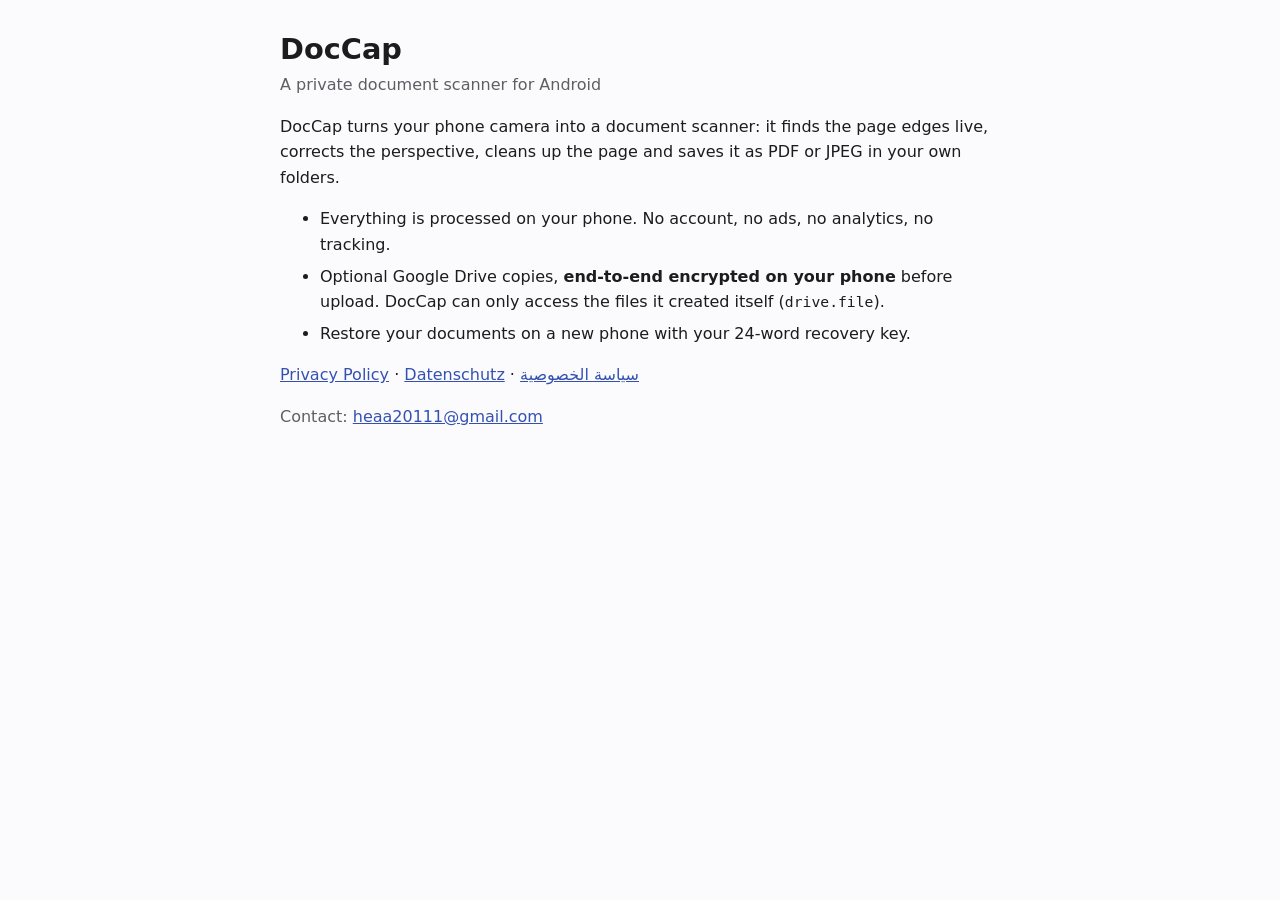
<file: index.html>
<!doctype html>
<html lang="en">
<head>
<meta charset="utf-8">
<meta name="viewport" content="width=device-width, initial-scale=1">
<title>DocCap Document Scanner</title>
<link rel="stylesheet" href="style.css">
</head>
<body>
<main>
<h1>DocCap</h1>
<p class="meta">A private document scanner for Android</p>

<p>DocCap turns your phone camera into a document scanner: it finds the page edges live, corrects the perspective,
cleans up the page and saves it as PDF or JPEG in your own folders.</p>

<ul>
<li>Everything is processed on your phone. No account, no ads, no analytics, no tracking.</li>
<li>Optional Google Drive copies, <strong>end-to-end encrypted on your phone</strong> before upload.
DocCap can only access the files it created itself (<code>drive.file</code>).</li>
<li>Restore your documents on a new phone with your 24-word recovery key.</li>
</ul>

<p><a href="privacy.html">Privacy Policy</a> · <a href="privacy.html#de">Datenschutz</a> ·
<a href="privacy.html#ar">سياسة الخصوصية</a></p>

<p class="meta">Contact: <a href="mailto:heaa20111@gmail.com">heaa20111@gmail.com</a></p>
</main>
</body>
</html>
</file>
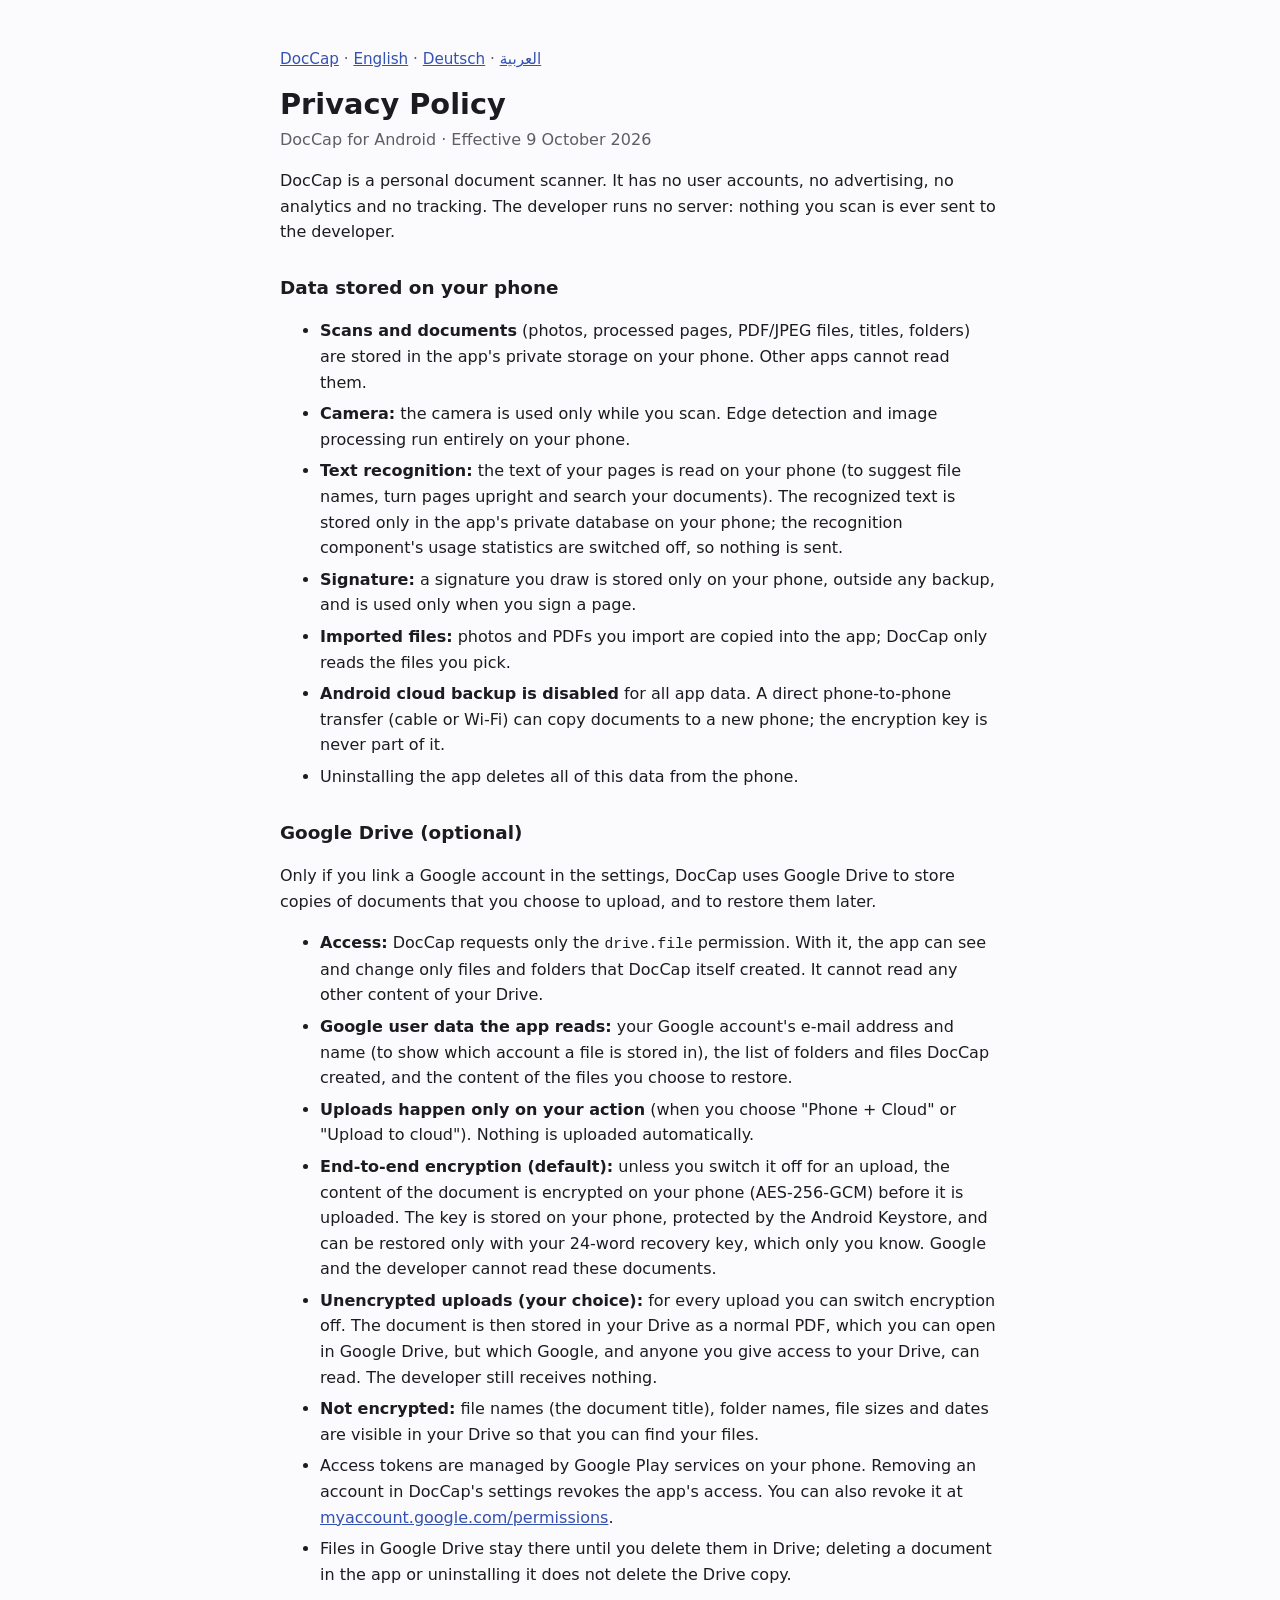
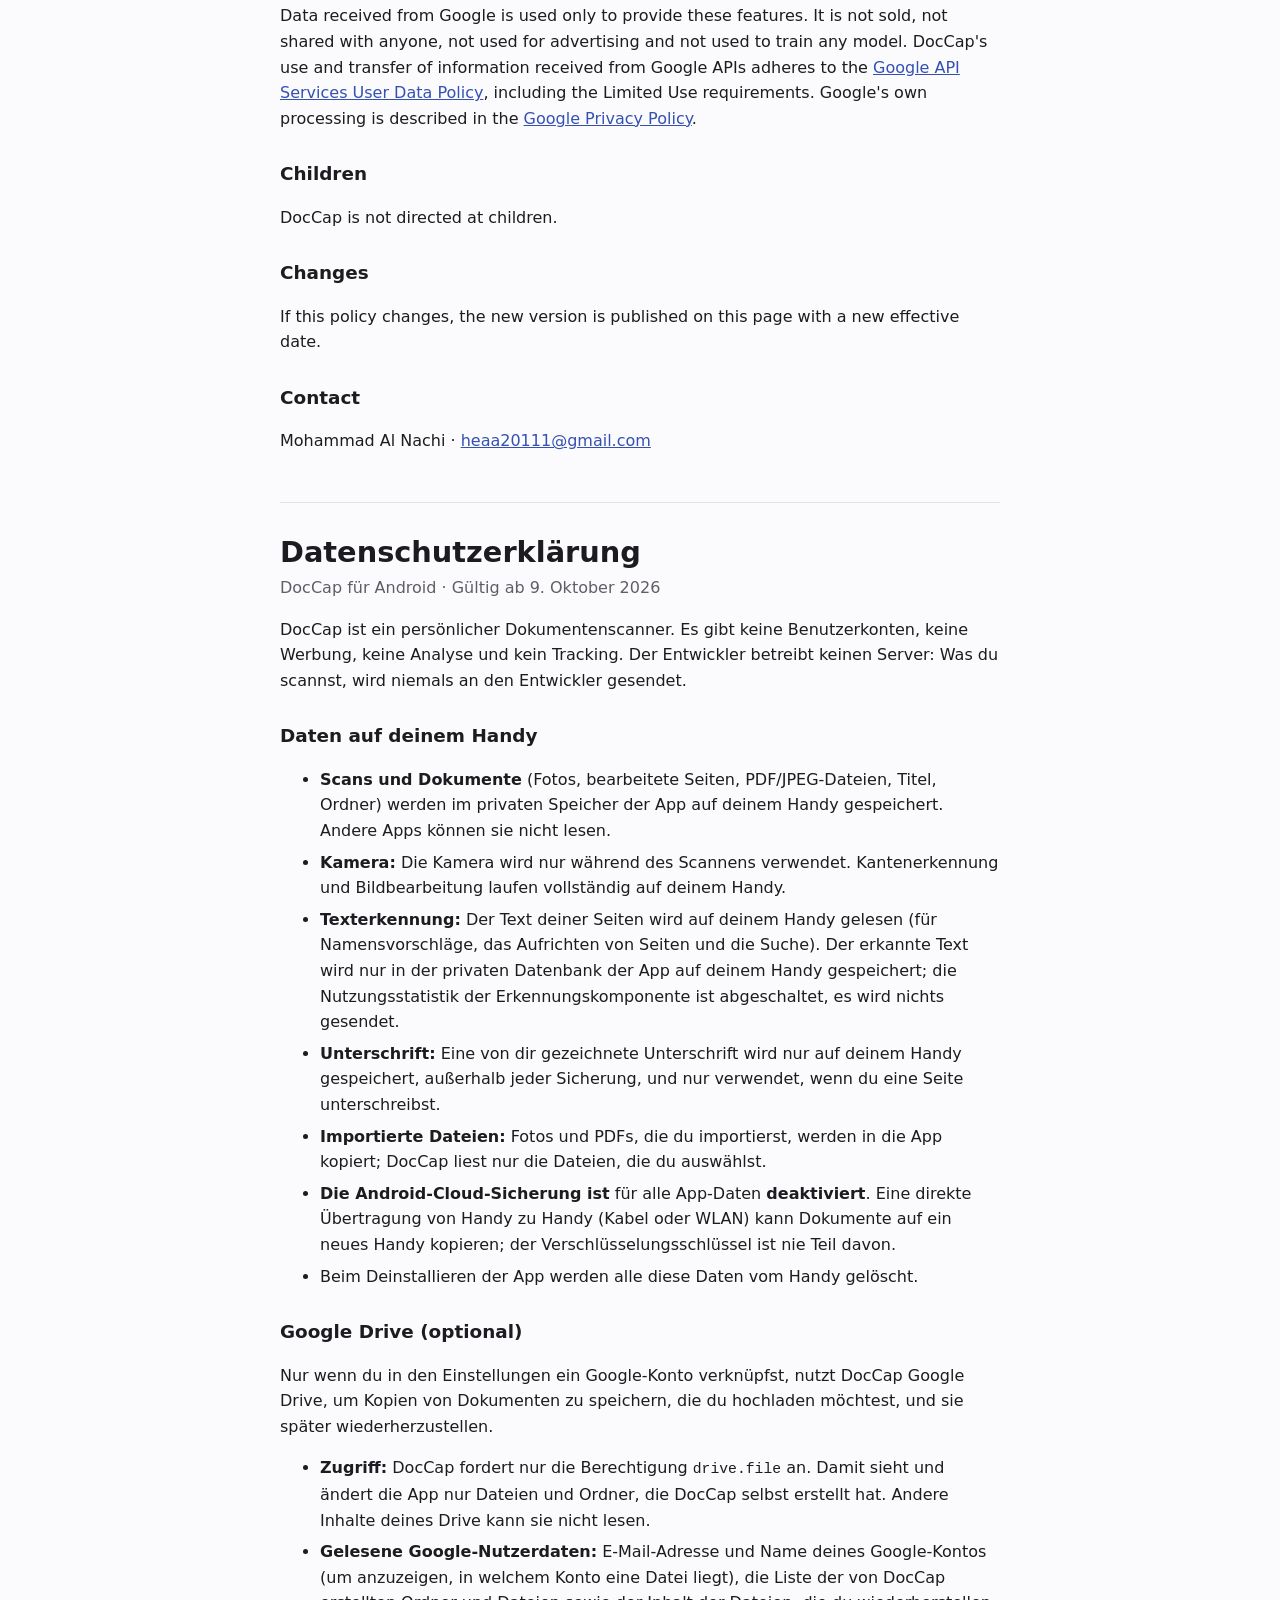
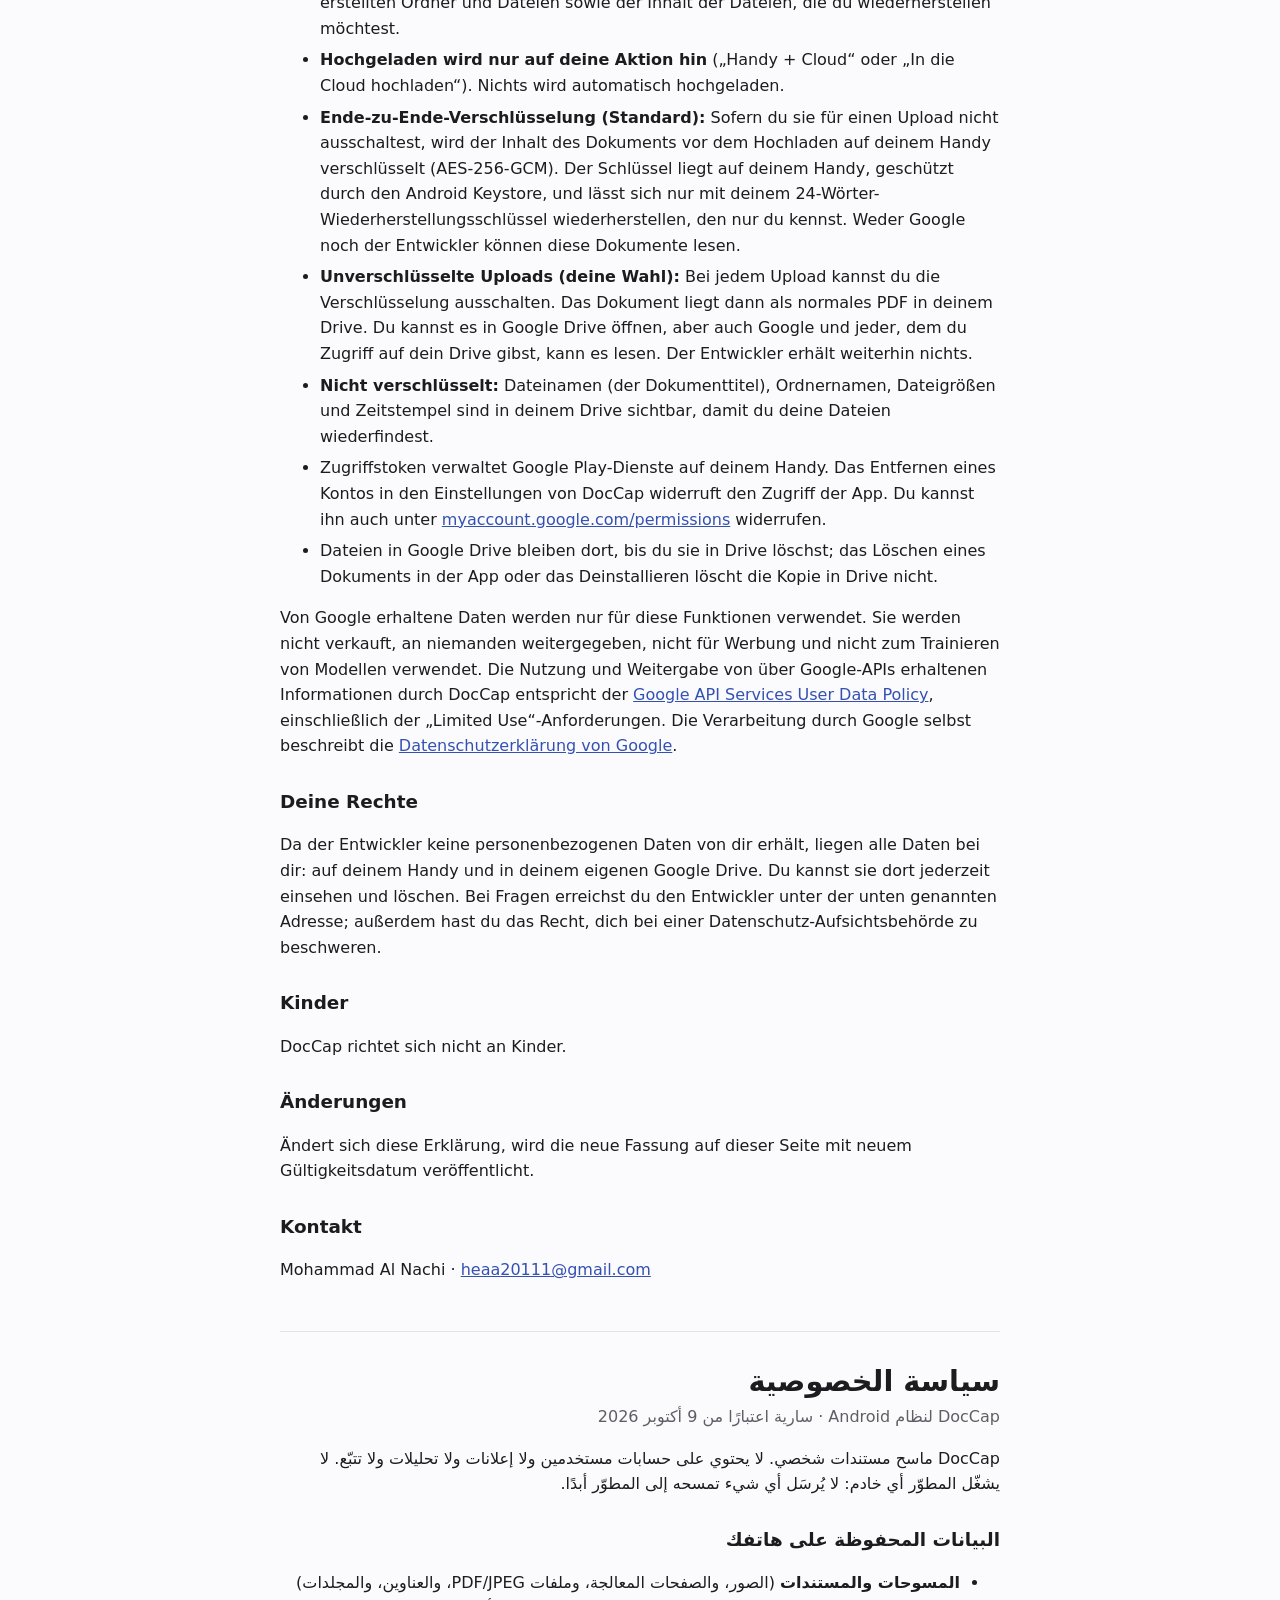
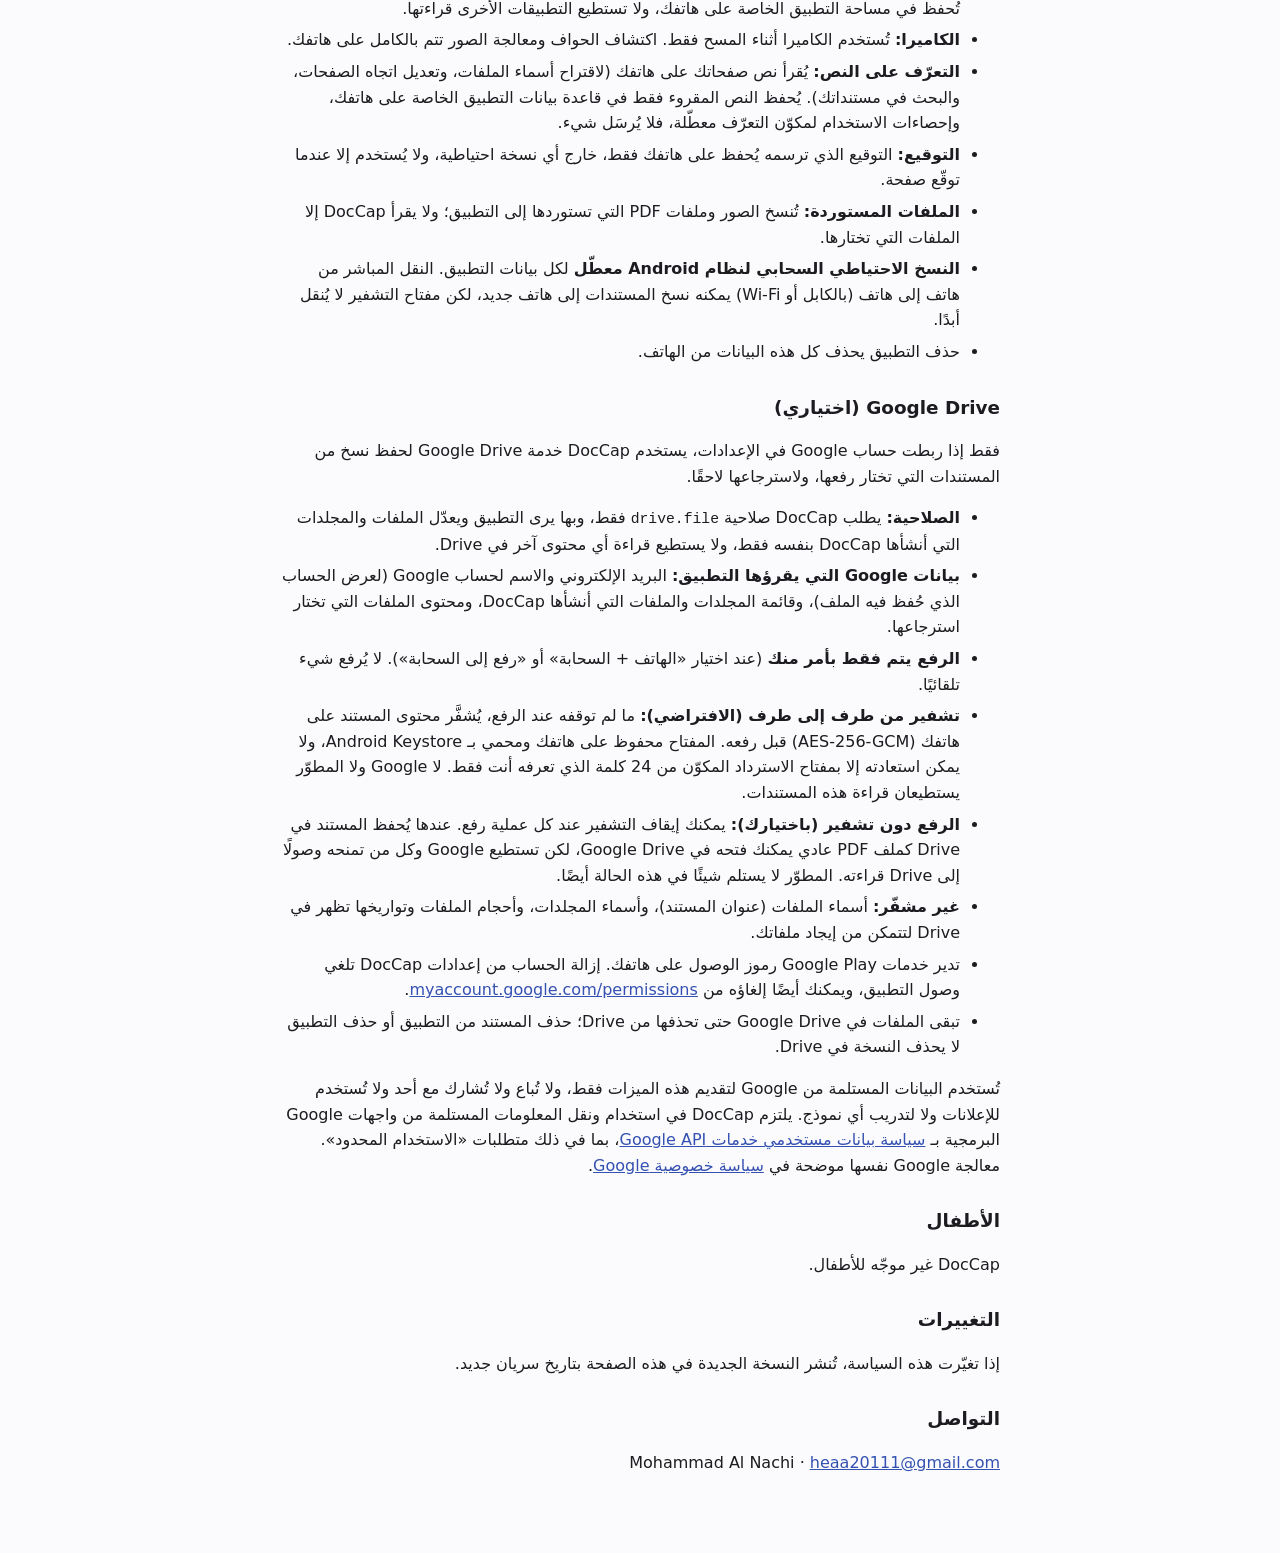
<file: privacy.html>
<!doctype html>
<html lang="en">
<head>
<meta charset="utf-8">
<meta name="viewport" content="width=device-width, initial-scale=1">
<title>DocCap Privacy Policy</title>
<link rel="stylesheet" href="style.css">
</head>
<body>
<main>
<p class="nav"><a href="index.html">DocCap</a> · <a href="#en">English</a> · <a href="#de">Deutsch</a> · <a href="#ar">العربية</a></p>

<!-- ============================== ENGLISH ============================== -->
<section id="en" lang="en">
<h1>Privacy Policy</h1>
<p class="meta">DocCap for Android · Effective 9 October 2026</p>

<p>DocCap is a personal document scanner. It has no user accounts, no advertising, no analytics and no tracking.
The developer runs no server: nothing you scan is ever sent to the developer.</p>

<h2>Data stored on your phone</h2>
<ul>
<li><strong>Scans and documents</strong> (photos, processed pages, PDF/JPEG files, titles, folders) are stored in the
app's private storage on your phone. Other apps cannot read them.</li>
<li><strong>Camera:</strong> the camera is used only while you scan. Edge detection and image processing run
entirely on your phone.</li>
<li><strong>Text recognition:</strong> the text of your pages is read on your phone (to suggest file names, turn pages
upright and search your documents). The recognized text is stored only in the app's private database on your phone;
the recognition component's usage statistics are switched off, so nothing is sent.</li>
<li><strong>Signature:</strong> a signature you draw is stored only on your phone, outside any backup, and is used only
when you sign a page.</li>
<li><strong>Imported files:</strong> photos and PDFs you import are copied into the app; DocCap only reads the files
you pick.</li>
<li><strong>Android cloud backup is disabled</strong> for all app data. A direct phone-to-phone transfer (cable or
Wi-Fi) can copy documents to a new phone; the encryption key is never part of it.</li>
<li>Uninstalling the app deletes all of this data from the phone.</li>
</ul>

<h2>Google Drive (optional)</h2>
<p>Only if you link a Google account in the settings, DocCap uses Google Drive to store copies of documents that
you choose to upload, and to restore them later.</p>
<ul>
<li><strong>Access:</strong> DocCap requests only the <code>drive.file</code> permission. With it, the app can see
and change only files and folders that DocCap itself created. It cannot read any other content of your Drive.</li>
<li><strong>Google user data the app reads:</strong> your Google account's e-mail address and name (to show which
account a file is stored in), the list of folders and files DocCap created, and the content of the files you
choose to restore.</li>
<li><strong>Uploads happen only on your action</strong> (when you choose "Phone + Cloud" or "Upload to cloud").
Nothing is uploaded automatically.</li>
<li><strong>End-to-end encryption (default):</strong> unless you switch it off for an upload, the content of the
document is encrypted on your phone (AES-256-GCM) before it is uploaded. The key is stored on your phone, protected
by the Android Keystore, and can be restored only with your 24-word recovery key, which only you know. Google and
the developer cannot read these documents.</li>
<li><strong>Unencrypted uploads (your choice):</strong> for every upload you can switch encryption off. The document
is then stored in your Drive as a normal PDF, which you can open in Google Drive, but which Google, and anyone you
give access to your Drive, can read. The developer still receives nothing.</li>
<li><strong>Not encrypted:</strong> file names (the document title), folder names, file sizes and dates are
visible in your Drive so that you can find your files.</li>
<li>Access tokens are managed by Google Play services on your phone. Removing an account in DocCap's settings
revokes the app's access. You can also revoke it at
<a href="https://myaccount.google.com/permissions">myaccount.google.com/permissions</a>.</li>
<li>Files in Google Drive stay there until you delete them in Drive; deleting a document in the app or uninstalling
it does not delete the Drive copy.</li>
</ul>
<p>Data received from Google is used only to provide these features. It is not sold, not shared with anyone, not
used for advertising and not used to train any model. DocCap's use and transfer of information received from Google
APIs adheres to the
<a href="https://developers.google.com/terms/api-services-user-data-policy">Google API Services User Data Policy</a>,
including the Limited Use requirements. Google's own processing is described in the
<a href="https://policies.google.com/privacy">Google Privacy Policy</a>.</p>

<h2>Children</h2>
<p>DocCap is not directed at children.</p>

<h2>Changes</h2>
<p>If this policy changes, the new version is published on this page with a new effective date.</p>

<h2>Contact</h2>
<p>Mohammad Al Nachi · <a href="mailto:heaa20111@gmail.com">heaa20111@gmail.com</a></p>
</section>

<!-- ============================== DEUTSCH ============================== -->
<section id="de" lang="de">
<h1>Datenschutzerklärung</h1>
<p class="meta">DocCap für Android · Gültig ab 9. Oktober 2026</p>

<p>DocCap ist ein persönlicher Dokumentenscanner. Es gibt keine Benutzerkonten, keine Werbung, keine Analyse und kein
Tracking. Der Entwickler betreibt keinen Server: Was du scannst, wird niemals an den Entwickler gesendet.</p>

<h2>Daten auf deinem Handy</h2>
<ul>
<li><strong>Scans und Dokumente</strong> (Fotos, bearbeitete Seiten, PDF/JPEG-Dateien, Titel, Ordner) werden im
privaten Speicher der App auf deinem Handy gespeichert. Andere Apps können sie nicht lesen.</li>
<li><strong>Kamera:</strong> Die Kamera wird nur während des Scannens verwendet. Kantenerkennung und Bildbearbeitung
laufen vollständig auf deinem Handy.</li>
<li><strong>Texterkennung:</strong> Der Text deiner Seiten wird auf deinem Handy gelesen (für Namensvorschläge, das
Aufrichten von Seiten und die Suche). Der erkannte Text wird nur in der privaten Datenbank der App auf deinem Handy
gespeichert; die Nutzungsstatistik der Erkennungskomponente ist abgeschaltet, es wird nichts gesendet.</li>
<li><strong>Unterschrift:</strong> Eine von dir gezeichnete Unterschrift wird nur auf deinem Handy gespeichert,
außerhalb jeder Sicherung, und nur verwendet, wenn du eine Seite unterschreibst.</li>
<li><strong>Importierte Dateien:</strong> Fotos und PDFs, die du importierst, werden in die App kopiert; DocCap liest
nur die Dateien, die du auswählst.</li>
<li><strong>Die Android-Cloud-Sicherung ist</strong> für alle App-Daten <strong>deaktiviert</strong>. Eine direkte
Übertragung von Handy zu Handy (Kabel oder WLAN) kann Dokumente auf ein neues Handy kopieren; der
Verschlüsselungsschlüssel ist nie Teil davon.</li>
<li>Beim Deinstallieren der App werden alle diese Daten vom Handy gelöscht.</li>
</ul>

<h2>Google Drive (optional)</h2>
<p>Nur wenn du in den Einstellungen ein Google-Konto verknüpfst, nutzt DocCap Google Drive, um Kopien von Dokumenten
zu speichern, die du hochladen möchtest, und sie später wiederherzustellen.</p>
<ul>
<li><strong>Zugriff:</strong> DocCap fordert nur die Berechtigung <code>drive.file</code> an. Damit sieht und ändert
die App nur Dateien und Ordner, die DocCap selbst erstellt hat. Andere Inhalte deines Drive kann sie nicht lesen.</li>
<li><strong>Gelesene Google-Nutzerdaten:</strong> E-Mail-Adresse und Name deines Google-Kontos (um anzuzeigen, in
welchem Konto eine Datei liegt), die Liste der von DocCap erstellten Ordner und Dateien sowie der Inhalt der Dateien,
die du wiederherstellen möchtest.</li>
<li><strong>Hochgeladen wird nur auf deine Aktion hin</strong> („Handy + Cloud“ oder „In die Cloud hochladen“).
Nichts wird automatisch hochgeladen.</li>
<li><strong>Ende-zu-Ende-Verschlüsselung (Standard):</strong> Sofern du sie für einen Upload nicht ausschaltest, wird
der Inhalt des Dokuments vor dem Hochladen auf deinem Handy verschlüsselt (AES-256-GCM). Der Schlüssel liegt auf
deinem Handy, geschützt durch den Android Keystore, und lässt sich nur mit deinem 24-Wörter-Wiederherstellungsschlüssel
wiederherstellen, den nur du kennst. Weder Google noch der Entwickler können diese Dokumente lesen.</li>
<li><strong>Unverschlüsselte Uploads (deine Wahl):</strong> Bei jedem Upload kannst du die Verschlüsselung ausschalten.
Das Dokument liegt dann als normales PDF in deinem Drive. Du kannst es in Google Drive öffnen, aber auch Google und
jeder, dem du Zugriff auf dein Drive gibst, kann es lesen. Der Entwickler erhält weiterhin nichts.</li>
<li><strong>Nicht verschlüsselt:</strong> Dateinamen (der Dokumenttitel), Ordnernamen, Dateigrößen und Zeitstempel
sind in deinem Drive sichtbar, damit du deine Dateien wiederfindest.</li>
<li>Zugriffstoken verwaltet Google Play-Dienste auf deinem Handy. Das Entfernen eines Kontos in den Einstellungen von
DocCap widerruft den Zugriff der App. Du kannst ihn auch unter
<a href="https://myaccount.google.com/permissions">myaccount.google.com/permissions</a> widerrufen.</li>
<li>Dateien in Google Drive bleiben dort, bis du sie in Drive löschst; das Löschen eines Dokuments in der App oder das
Deinstallieren löscht die Kopie in Drive nicht.</li>
</ul>
<p>Von Google erhaltene Daten werden nur für diese Funktionen verwendet. Sie werden nicht verkauft, an niemanden
weitergegeben, nicht für Werbung und nicht zum Trainieren von Modellen verwendet. Die Nutzung und Weitergabe von über
Google-APIs erhaltenen Informationen durch DocCap entspricht der
<a href="https://developers.google.com/terms/api-services-user-data-policy">Google API Services User Data Policy</a>,
einschließlich der „Limited Use“-Anforderungen. Die Verarbeitung durch Google selbst beschreibt die
<a href="https://policies.google.com/privacy">Datenschutzerklärung von Google</a>.</p>

<h2>Deine Rechte</h2>
<p>Da der Entwickler keine personenbezogenen Daten von dir erhält, liegen alle Daten bei dir: auf deinem Handy und
in deinem eigenen Google Drive. Du kannst sie dort jederzeit einsehen und löschen. Bei Fragen erreichst du den
Entwickler unter der unten genannten Adresse; außerdem hast du das Recht, dich bei einer Datenschutz-Aufsichtsbehörde
zu beschweren.</p>

<h2>Kinder</h2>
<p>DocCap richtet sich nicht an Kinder.</p>

<h2>Änderungen</h2>
<p>Ändert sich diese Erklärung, wird die neue Fassung auf dieser Seite mit neuem Gültigkeitsdatum veröffentlicht.</p>

<h2>Kontakt</h2>
<p>Mohammad Al Nachi · <a href="mailto:heaa20111@gmail.com">heaa20111@gmail.com</a></p>
</section>

<!-- ============================== العربية ============================== -->
<section id="ar" lang="ar" dir="rtl">
<h1>سياسة الخصوصية</h1>
<p class="meta">DocCap لنظام Android · سارية اعتبارًا من 9 أكتوبر 2026</p>

<p>DocCap ماسح مستندات شخصي. لا يحتوي على حسابات مستخدمين ولا إعلانات ولا تحليلات ولا تتبّع. لا يشغّل المطوّر أي
خادم: لا يُرسَل أي شيء تمسحه إلى المطوّر أبدًا.</p>

<h2>البيانات المحفوظة على هاتفك</h2>
<ul>
<li><strong>المسوحات والمستندات</strong> (الصور، والصفحات المعالجة، وملفات PDF/JPEG، والعناوين، والمجلدات) تُحفظ في
مساحة التطبيق الخاصة على هاتفك، ولا تستطيع التطبيقات الأخرى قراءتها.</li>
<li><strong>الكاميرا:</strong> تُستخدم الكاميرا أثناء المسح فقط. اكتشاف الحواف ومعالجة الصور تتم بالكامل على هاتفك.</li>
<li><strong>التعرّف على النص:</strong> يُقرأ نص صفحاتك على هاتفك (لاقتراح أسماء الملفات، وتعديل اتجاه الصفحات، والبحث في
مستنداتك). يُحفظ النص المقروء فقط في قاعدة بيانات التطبيق الخاصة على هاتفك، وإحصاءات الاستخدام لمكوّن التعرّف معطّلة، فلا
يُرسَل شيء.</li>
<li><strong>التوقيع:</strong> التوقيع الذي ترسمه يُحفظ على هاتفك فقط، خارج أي نسخة احتياطية، ولا يُستخدم إلا عندما توقّع
صفحة.</li>
<li><strong>الملفات المستوردة:</strong> تُنسخ الصور وملفات PDF التي تستوردها إلى التطبيق؛ ولا يقرأ DocCap إلا الملفات التي
تختارها.</li>
<li><strong>النسخ الاحتياطي السحابي لنظام Android معطّل</strong> لكل بيانات التطبيق. النقل المباشر من هاتف إلى هاتف (بالكابل
أو Wi-Fi) يمكنه نسخ المستندات إلى هاتف جديد، لكن مفتاح التشفير لا يُنقل أبدًا.</li>
<li>حذف التطبيق يحذف كل هذه البيانات من الهاتف.</li>
</ul>

<h2>Google Drive (اختياري)</h2>
<p>فقط إذا ربطت حساب Google في الإعدادات، يستخدم DocCap خدمة Google Drive لحفظ نسخ من المستندات التي تختار رفعها،
ولاسترجاعها لاحقًا.</p>
<ul>
<li><strong>الصلاحية:</strong> يطلب DocCap صلاحية <code>drive.file</code> فقط، وبها يرى التطبيق ويعدّل الملفات والمجلدات
التي أنشأها DocCap بنفسه فقط، ولا يستطيع قراءة أي محتوى آخر في Drive.</li>
<li><strong>بيانات Google التي يقرؤها التطبيق:</strong> البريد الإلكتروني والاسم لحساب Google (لعرض الحساب الذي حُفظ فيه
الملف)، وقائمة المجلدات والملفات التي أنشأها DocCap، ومحتوى الملفات التي تختار استرجاعها.</li>
<li><strong>الرفع يتم فقط بأمر منك</strong> (عند اختيار «الهاتف + السحابة» أو «رفع إلى السحابة»). لا يُرفع شيء تلقائيًا.</li>
<li><strong>تشفير من طرف إلى طرف (الافتراضي):</strong> ما لم توقفه عند الرفع، يُشفَّر محتوى المستند على هاتفك
(AES-256-GCM) قبل رفعه. المفتاح محفوظ على هاتفك ومحمي بـ Android Keystore، ولا يمكن استعادته إلا بمفتاح الاسترداد
المكوّن من 24 كلمة الذي تعرفه أنت فقط. لا Google ولا المطوّر يستطيعان قراءة هذه المستندات.</li>
<li><strong>الرفع دون تشفير (باختيارك):</strong> يمكنك إيقاف التشفير عند كل عملية رفع. عندها يُحفظ المستند في Drive
كملف PDF عادي يمكنك فتحه في Google Drive، لكن تستطيع Google وكل من تمنحه وصولًا إلى Drive قراءته. المطوّر لا يستلم
شيئًا في هذه الحالة أيضًا.</li>
<li><strong>غير مشفّر:</strong> أسماء الملفات (عنوان المستند)، وأسماء المجلدات، وأحجام الملفات وتواريخها تظهر في Drive
لتتمكن من إيجاد ملفاتك.</li>
<li>تدير خدمات Google Play رموز الوصول على هاتفك. إزالة الحساب من إعدادات DocCap تلغي وصول التطبيق، ويمكنك أيضًا
إلغاؤه من <a href="https://myaccount.google.com/permissions">myaccount.google.com/permissions</a>.</li>
<li>تبقى الملفات في Google Drive حتى تحذفها من Drive؛ حذف المستند من التطبيق أو حذف التطبيق لا يحذف النسخة في Drive.</li>
</ul>
<p>تُستخدم البيانات المستلمة من Google لتقديم هذه الميزات فقط، ولا تُباع ولا تُشارك مع أحد ولا تُستخدم للإعلانات ولا
لتدريب أي نموذج. يلتزم DocCap في استخدام ونقل المعلومات المستلمة من واجهات Google البرمجية بـ
<a href="https://developers.google.com/terms/api-services-user-data-policy">سياسة بيانات مستخدمي خدمات Google API</a>،
بما في ذلك متطلبات «الاستخدام المحدود». معالجة Google نفسها موضحة في
<a href="https://policies.google.com/privacy">سياسة خصوصية Google</a>.</p>

<h2>الأطفال</h2>
<p>DocCap غير موجّه للأطفال.</p>

<h2>التغييرات</h2>
<p>إذا تغيّرت هذه السياسة، تُنشر النسخة الجديدة في هذه الصفحة بتاريخ سريان جديد.</p>

<h2>التواصل</h2>
<p>Mohammad Al Nachi · <a href="mailto:heaa20111@gmail.com">heaa20111@gmail.com</a></p>
</section>
</main>
</body>
</html>
</file>
<file: style.css>
:root {
  --bg: #fbfbfd;
  --text: #1c1b1f;
  --muted: #5f5e66;
  --link: #3451b2;
  --rule: #e2e1e8;
  color-scheme: light dark;
}

@media (prefers-color-scheme: dark) {
  :root {
    --bg: #141317;
    --text: #e6e1e6;
    --muted: #a8a5ae;
    --link: #b3c5ff;
    --rule: #2e2d33;
  }
}

body {
  margin: 0;
  background: var(--bg);
  color: var(--text);
  font: 16px/1.6 system-ui, -apple-system, "Segoe UI", Roboto, "Noto Sans", "Noto Sans Arabic", sans-serif;
}

main {
  max-width: 720px;
  margin: 0 auto;
  padding: 32px 16px 64px;
}

section + section {
  margin-top: 48px;
  padding-top: 32px;
  border-top: 1px solid var(--rule);
}

h1 { font-size: 1.8rem; line-height: 1.25; margin: 0 0 4px; }
h2 { font-size: 1.15rem; margin: 28px 0 8px; }
.meta { color: var(--muted); margin-top: 0; }
.nav { color: var(--muted); font-size: 0.95rem; }
a { color: var(--link); }
li { margin-bottom: 6px; }
code { font-size: 0.92em; overflow-wrap: anywhere; }
</file>
